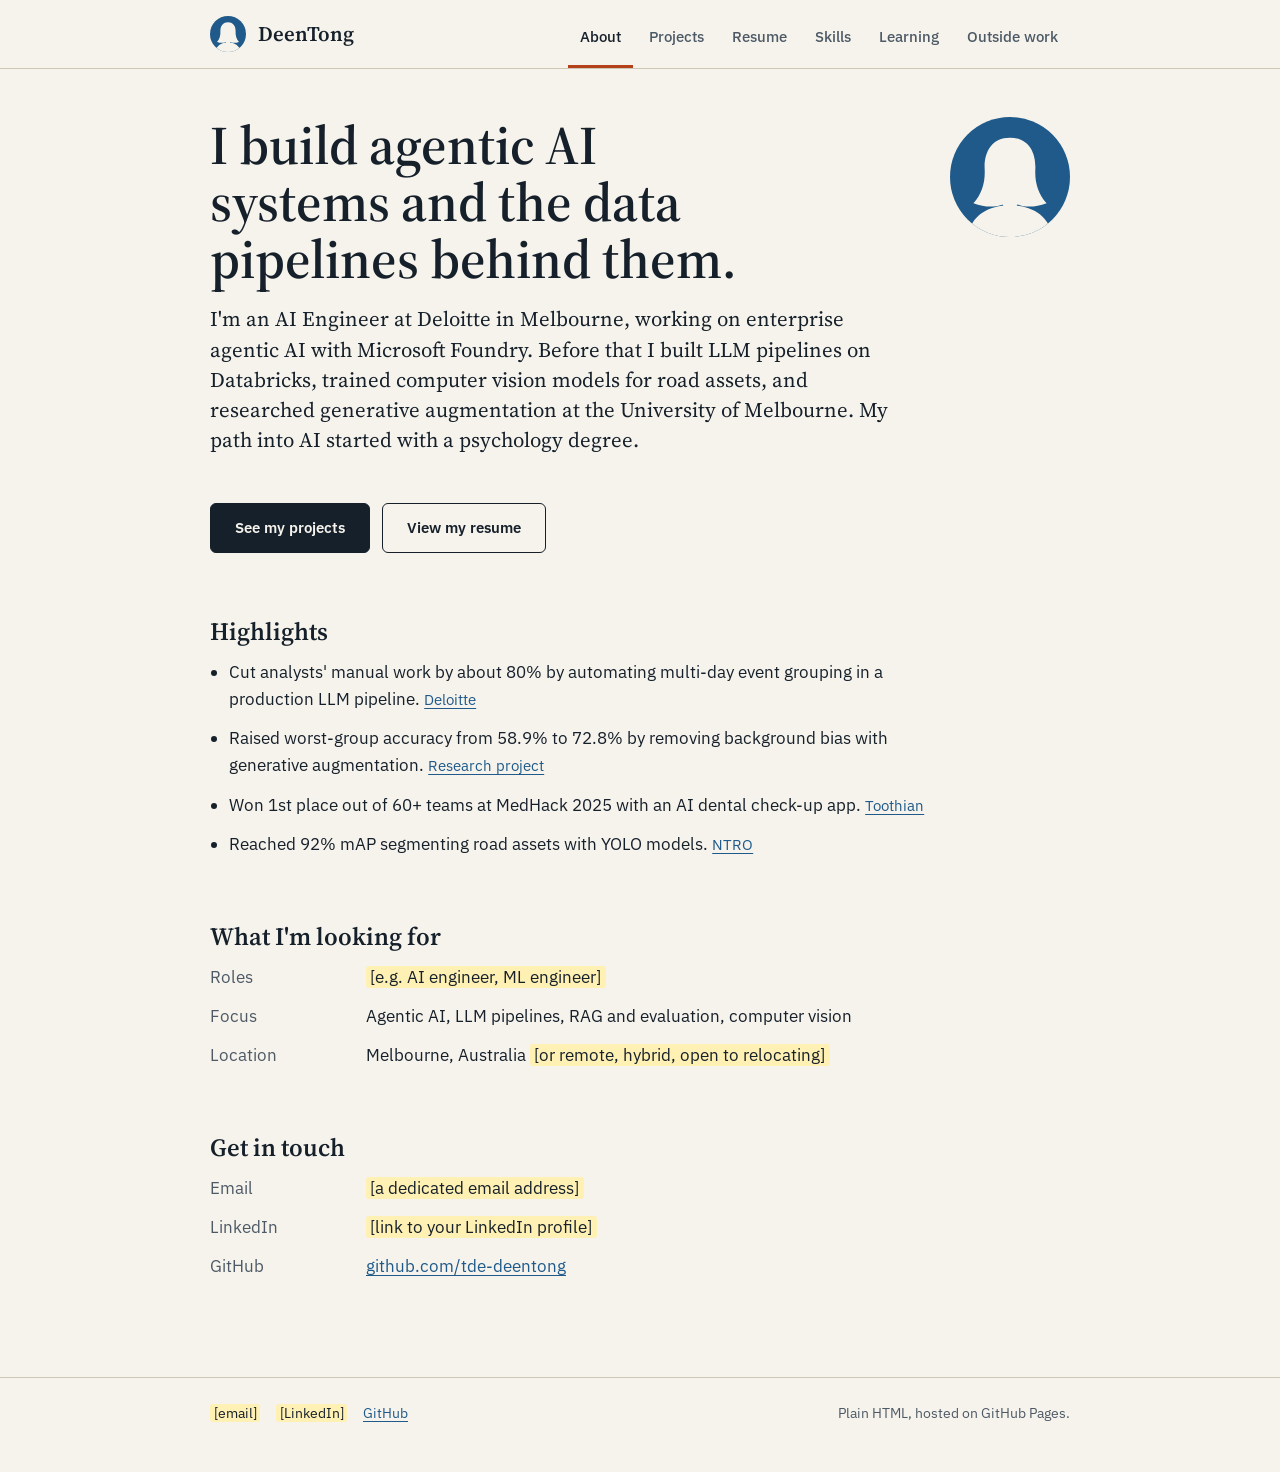
<file: index.html>
<!doctype html>
<html lang="en">
<head>
  <meta charset="utf-8">
  <meta name="viewport" content="width=device-width, initial-scale=1">
  <title>About | DeenTong</title>
  <meta name="description" content="DeenTong, AI Engineer in Melbourne: agentic AI systems, LLM pipelines and computer vision.">
  <link rel="icon" type="image/svg+xml" href="logo.svg">
  <link rel="preconnect" href="https://fonts.googleapis.com">
  <link rel="preconnect" href="https://fonts.gstatic.com" crossorigin>
  <link rel="stylesheet" href="https://fonts.googleapis.com/css2?family=Source+Serif+4:wght@400..700&family=IBM+Plex+Sans:wght@400;500;600&display=swap">
  <link rel="stylesheet" href="styles.css">
</head>
<body>
<a class="skip" href="#content">Skip to content</a>
<header class="site-header">
  <div class="inner">
    <a class="brand" href="index.html"><img src="logo.svg" alt="" width="36" height="36"><span>DeenTong</span></a>
    <nav class="tabs" aria-label="Main">
      <ul>
        <li><a href="index.html" aria-current="page">About</a></li>
        <li><a href="projects.html">Projects</a></li>
        <li><a href="resume.html">Resume</a></li>
        <li><a href="skills.html">Skills</a></li>
        <li><a href="learning.html">Learning</a></li>
        <li><a href="outside-work.html">Outside work</a></li>
      </ul>
    </nav>
  </div>
</header>
<main id="content">
<div class="page">
<section class="hero">
  <div>
    <h1>I build agentic AI systems and the data pipelines behind them.</h1>
    <p class="lede">I'm an AI Engineer at Deloitte in Melbourne, working on enterprise agentic AI with Microsoft Foundry. Before that I built LLM pipelines on Databricks, trained computer vision models for road assets, and researched generative augmentation at the University of Melbourne. My path into AI started with a psychology degree.</p>
  </div>
  <img class="logo" src="logo.svg" alt="DeenTong logo" width="120" height="120">
</section>

<div class="actions">
  <a class="btn primary" href="projects.html">See my projects</a>
  <a class="btn" href="resume.html">View my resume</a>
</div>

<h2>Highlights</h2>
<ul class="highlights">
  <li>Cut analysts' manual work by about 80% by automating multi-day event grouping in a production LLM pipeline. <a href="resume.html#deloitte">Deloitte</a></li>
  <li>Raised worst-group accuracy from 58.9% to 72.8% by removing background bias with generative augmentation. <a href="projects.html#research">Research project</a></li>
  <li>Won 1st place out of 60+ teams at MedHack 2025 with an AI dental check-up app. <a href="projects.html#toothian">Toothian</a></li>
  <li>Reached 92% mAP segmenting road assets with YOLO models. <a href="resume.html#ntro">NTRO</a></li>
</ul>

<h2>What I'm looking for</h2>
<ul class="facts">
  <li><span class="k">Roles</span><span><span class="todo">[e.g. AI engineer, ML engineer]</span></span></li>
  <li><span class="k">Focus</span><span>Agentic AI, LLM pipelines, RAG and evaluation, computer vision</span></li>
  <li><span class="k">Location</span><span>Melbourne, Australia <span class="todo">[or remote, hybrid, open to relocating]</span></span></li>
</ul>

<h2>Get in touch</h2>
<ul class="facts">
  <li><span class="k">Email</span><span><span class="todo">[a dedicated email address]</span></span></li>
  <li><span class="k">LinkedIn</span><span><span class="todo">[link to your LinkedIn profile]</span></span></li>
  <li><span class="k">GitHub</span><a href="https://github.com/tde-deentong">github.com/tde-deentong</a></li>
</ul>
</div>
</main>
<footer class="site-footer">
  <div class="inner">
    <ul>
      <li><span class="todo">[email]</span></li>
      <li><span class="todo">[LinkedIn]</span></li>
      <li><a href="https://github.com/tde-deentong">GitHub</a></li>
    </ul>
    <span>Plain HTML, hosted on GitHub Pages.</span>
  </div>
</footer>
</body>
</html>
</file>
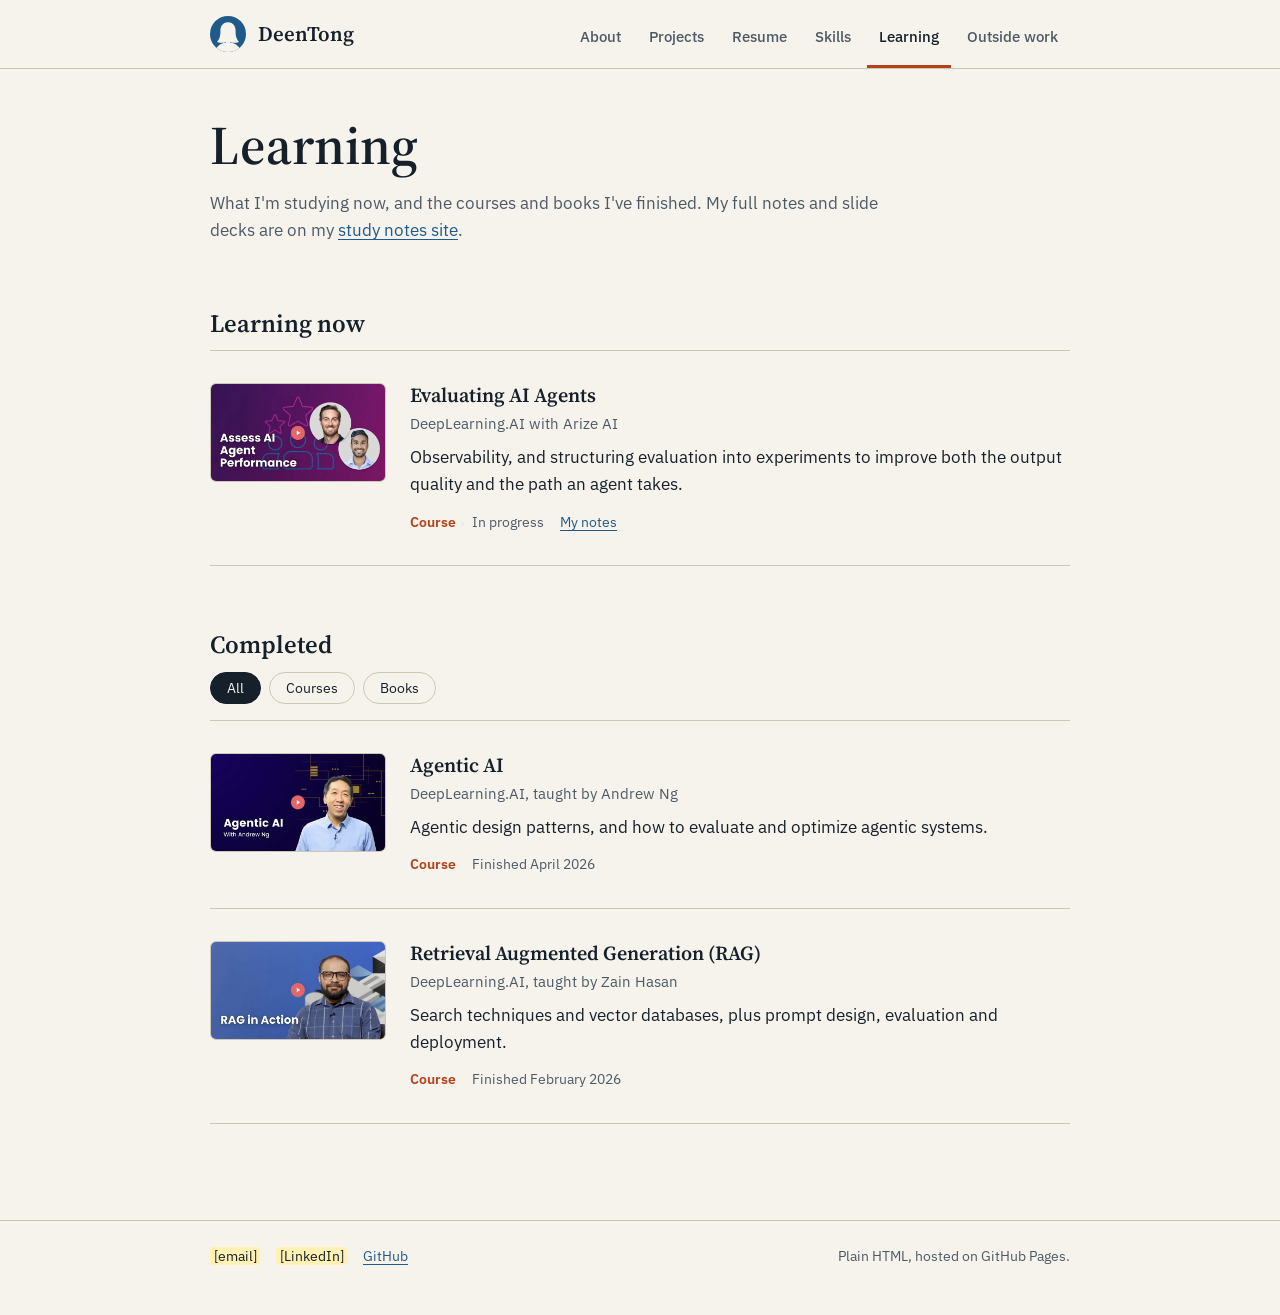
<file: learning.html>
<!doctype html>
<html lang="en">
<head>
  <meta charset="utf-8">
  <meta name="viewport" content="width=device-width, initial-scale=1">
  <title>Learning | DeenTong</title>
  <meta name="description" content="Courses and books DeenTong is studying and has finished.">
  <link rel="icon" type="image/svg+xml" href="logo.svg">
  <link rel="preconnect" href="https://fonts.googleapis.com">
  <link rel="preconnect" href="https://fonts.gstatic.com" crossorigin>
  <link rel="stylesheet" href="https://fonts.googleapis.com/css2?family=Source+Serif+4:wght@400..700&family=IBM+Plex+Sans:wght@400;500;600&display=swap">
  <link rel="stylesheet" href="styles.css">
</head>
<body>
<a class="skip" href="#content">Skip to content</a>
<header class="site-header">
  <div class="inner">
    <a class="brand" href="index.html"><img src="logo.svg" alt="" width="36" height="36"><span>DeenTong</span></a>
    <nav class="tabs" aria-label="Main">
      <ul>
        <li><a href="index.html">About</a></li>
        <li><a href="projects.html">Projects</a></li>
        <li><a href="resume.html">Resume</a></li>
        <li><a href="skills.html">Skills</a></li>
        <li><a href="learning.html" aria-current="page">Learning</a></li>
        <li><a href="outside-work.html">Outside work</a></li>
      </ul>
    </nav>
  </div>
</header>
<main id="content">
<div class="page">
<h1>Learning</h1>
<p class="intro">What I'm studying now, and the courses and books I've finished. My full notes and slide decks are on my <a href="https://tde-deentong.github.io/study-notes/">study notes site</a>.</p>

<!-- To add an entry: copy a <li class="row"> block. Save the course image or book cover as a 640px-wide WebP in images/.
     data-kind is "course" or "book". When something is finished, move it to the top of Completed. -->

<h2 id="now">Learning now</h2>
<ul class="rows" aria-labelledby="now">
  <li class="row" data-kind="course">
    <a class="tile" href="https://www.deeplearning.ai/courses/evaluating-ai-agents" aria-label="Evaluating AI Agents course page"><img src="images/evaluating-ai-agents.webp" alt="" width="640" height="360" loading="lazy"></a>
    <div>
      <h3><a href="https://www.deeplearning.ai/courses/evaluating-ai-agents">Evaluating AI Agents</a></h3>
      <p class="by">DeepLearning.AI with Arize AI</p>
      <p class="take">Observability, and structuring evaluation into experiments to improve both the output quality and the path an agent takes.</p>
      <p class="meta"><span class="kind">Course</span><span>In progress</span><a href="https://tde-deentong.github.io/study-notes/evaluating-ai-agents/">My notes</a></p>
    </div>
  </li>
</ul>

<h2 id="done">Completed</h2>
<div class="filters" role="group" aria-label="Filter completed learning">
  <button type="button" data-f="all" aria-pressed="true">All</button>
  <button type="button" data-f="course" aria-pressed="false">Courses</button>
  <button type="button" data-f="book" aria-pressed="false">Books</button>
</div>
<ul class="rows" id="completed" aria-labelledby="done">
  <li class="row" data-kind="course">
    <a class="tile" href="https://www.deeplearning.ai/courses/agentic-ai" aria-label="Agentic AI course page"><img src="images/agentic-ai.webp" alt="" width="640" height="360" loading="lazy"></a>
    <div>
      <h3><a href="https://www.deeplearning.ai/courses/agentic-ai">Agentic AI</a></h3>
      <p class="by">DeepLearning.AI, taught by Andrew Ng</p>
      <p class="take">Agentic design patterns, and how to evaluate and optimize agentic systems.</p>
      <p class="meta"><span class="kind">Course</span><span>Finished April 2026</span></p>
    </div>
  </li>
  <li class="row" data-kind="course">
    <a class="tile" href="https://www.deeplearning.ai/courses/retrieval-augmented-generation" aria-label="Retrieval Augmented Generation (RAG) course page"><img src="images/rag.webp" alt="" width="640" height="360" loading="lazy"></a>
    <div>
      <h3><a href="https://www.deeplearning.ai/courses/retrieval-augmented-generation">Retrieval Augmented Generation (RAG)</a></h3>
      <p class="by">DeepLearning.AI, taught by Zain Hasan</p>
      <p class="take">Search techniques and vector databases, plus prompt design, evaluation and deployment.</p>
      <p class="meta"><span class="kind">Course</span><span>Finished February 2026</span></p>
    </div>
  </li>
</ul>
<p class="intro" id="empty" hidden>No books yet. They'll appear here as I finish them.</p>
</div>
</main>
<footer class="site-footer">
  <div class="inner">
    <ul>
      <li><span class="todo">[email]</span></li>
      <li><span class="todo">[LinkedIn]</span></li>
      <li><a href="https://github.com/tde-deentong">GitHub</a></li>
    </ul>
    <span>Plain HTML, hosted on GitHub Pages.</span>
  </div>
</footer>
<script>
(function () {
  var btns = document.querySelectorAll('.filters button');
  var rows = document.querySelectorAll('#completed .row');
  var empty = document.getElementById('empty');
  btns.forEach(function (b) {
    b.addEventListener('click', function () {
      btns.forEach(function (x) { x.setAttribute('aria-pressed', x === b); });
      var shown = 0;
      rows.forEach(function (r) { var on = b.dataset.f === 'all' || r.dataset.kind === b.dataset.f; r.hidden = !on; if (on) shown++; });
      empty.hidden = shown > 0;
    });
  });
})();
</script>
</body>
</html>
</file>
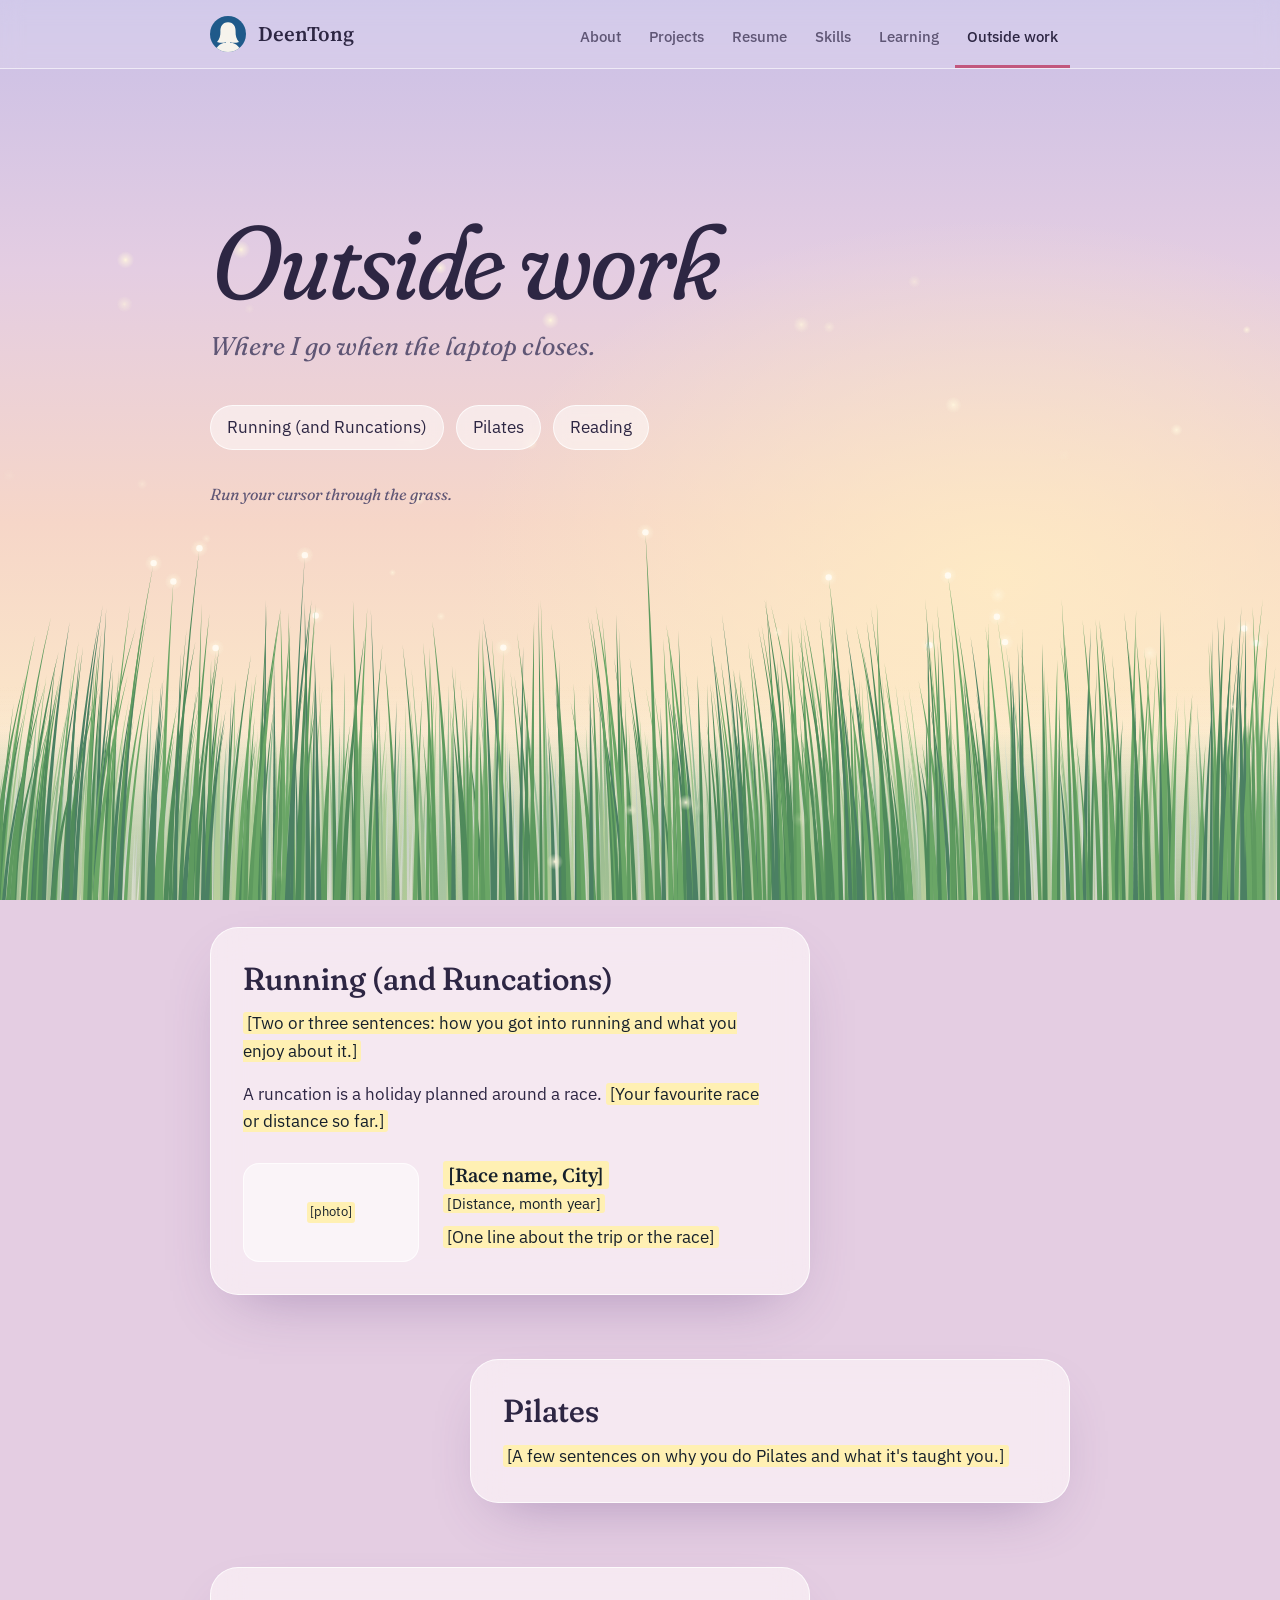
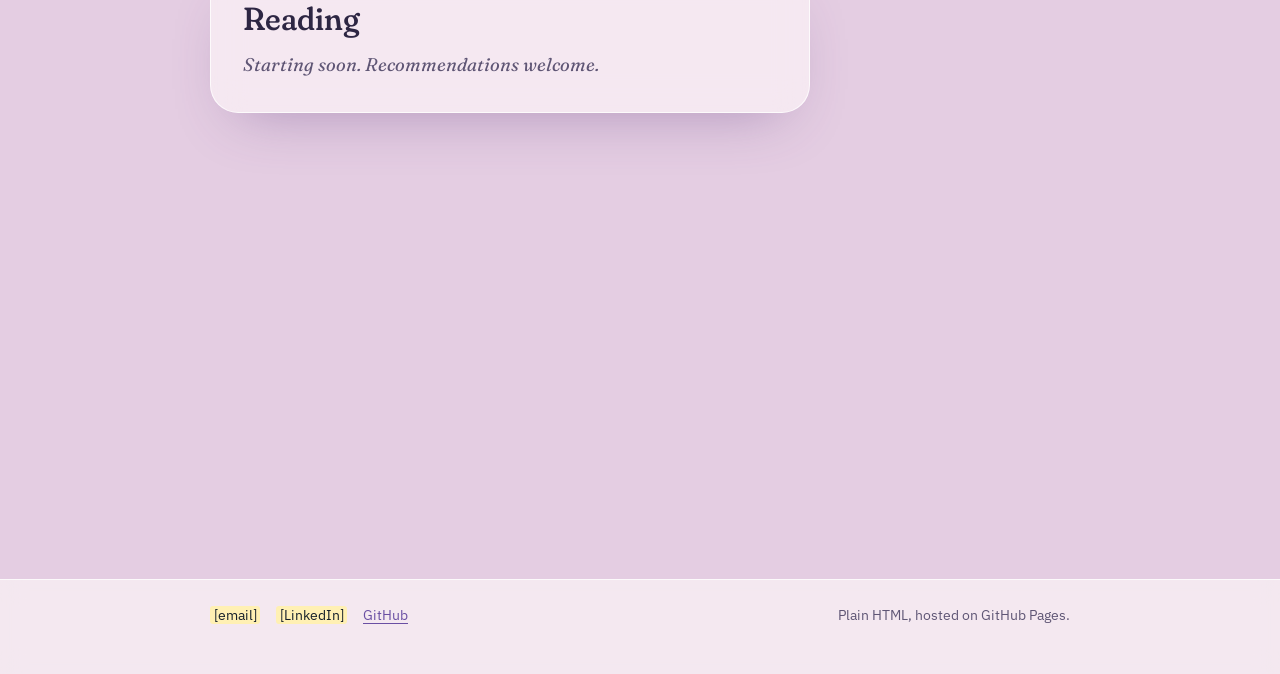
<file: outside-work.html>
<!doctype html>
<html lang="en">
<head>
  <meta charset="utf-8">
  <meta name="viewport" content="width=device-width, initial-scale=1">
  <title>Outside work | DeenTong</title>
  <meta name="description" content="Running, runcations, Pilates and reading, in a meadow you can run your cursor through.">
  <link rel="icon" type="image/svg+xml" href="logo.svg">
  <link rel="preconnect" href="https://fonts.googleapis.com">
  <link rel="preconnect" href="https://fonts.gstatic.com" crossorigin>
  <link rel="stylesheet" href="https://fonts.googleapis.com/css2?family=Source+Serif+4:wght@400..700&family=IBM+Plex+Sans:wght@400;500;600&display=swap">
  <link rel="stylesheet" href="https://fonts.googleapis.com/css2?family=Fraunces:ital,opsz,wght,SOFT@0,9..144,300..600,100;1,9..144,300..600,100&display=swap">
  <link rel="stylesheet" href="styles.css">
  <link rel="stylesheet" href="meadow.css">
</head>
<body class="meadow">
<canvas id="meadow" aria-hidden="true"></canvas>
<a class="skip" href="#content">Skip to content</a>
<header class="site-header">
  <div class="inner">
    <a class="brand" href="index.html"><img src="logo.svg" alt="" width="36" height="36"><span>DeenTong</span></a>
    <nav class="tabs" aria-label="Main">
      <ul>
        <li><a href="index.html">About</a></li>
        <li><a href="projects.html">Projects</a></li>
        <li><a href="resume.html">Resume</a></li>
        <li><a href="skills.html">Skills</a></li>
        <li><a href="learning.html">Learning</a></li>
        <li><a href="outside-work.html" aria-current="page">Outside work</a></li>
      </ul>
    </nav>
  </div>
</header>
<main id="content">
<div class="page">
<div class="meadow-hero">
  <h1>Outside work</h1>
  <p class="lede">Where I go when the laptop closes.</p>
  <ul class="jump">
    <li><a href="#running">Running (and Runcations)</a></li>
    <li><a href="#pilates">Pilates</a></li>
    <li><a href="#reading">Reading</a></li>
  </ul>
  <p class="hint" aria-hidden="true"><span class="mouse">Run your cursor through the grass.</span><span class="touch">Drag your finger through the grass.</span></p>
</div>

<section class="life" id="running" aria-labelledby="running-h">
  <h2 id="running-h">Running (and Runcations)</h2>
  <p><span class="todo">[Two or three sentences: how you got into running and what you enjoy about it.]</span></p>
  <p>A runcation is a holiday planned around a race. <span class="todo">[Your favourite race or distance so far.]</span></p>
  <ul class="rows">
    <li class="row">
      <div class="tile blank"><span class="todo">[photo]</span></div>
      <div>
        <h3><span class="todo">[Race name, City]</span></h3>
        <p class="by"><span class="todo">[Distance, month year]</span></p>
        <p class="take"><span class="todo">[One line about the trip or the race]</span></p>
      </div>
    </li>
  </ul>
</section>

<section class="life" id="pilates" aria-labelledby="pilates-h">
  <h2 id="pilates-h">Pilates</h2>
  <p><span class="todo">[A few sentences on why you do Pilates and what it's taught you.]</span></p>
</section>

<section class="life" id="reading" aria-labelledby="reading-h">
  <h2 id="reading-h">Reading</h2>
  <p class="soon">Starting soon. Recommendations welcome.</p>
</section>

<div class="meadow-end" aria-hidden="true"></div>
</div>
</main>
<footer class="site-footer">
  <div class="inner">
    <ul>
      <li><span class="todo">[email]</span></li>
      <li><span class="todo">[LinkedIn]</span></li>
      <li><a href="https://github.com/tde-deentong">GitHub</a></li>
    </ul>
    <span>Plain HTML, hosted on GitHub Pages.</span>
  </div>
</footer>
<script src="meadow.js" defer></script>
</body>
</html>
</file>
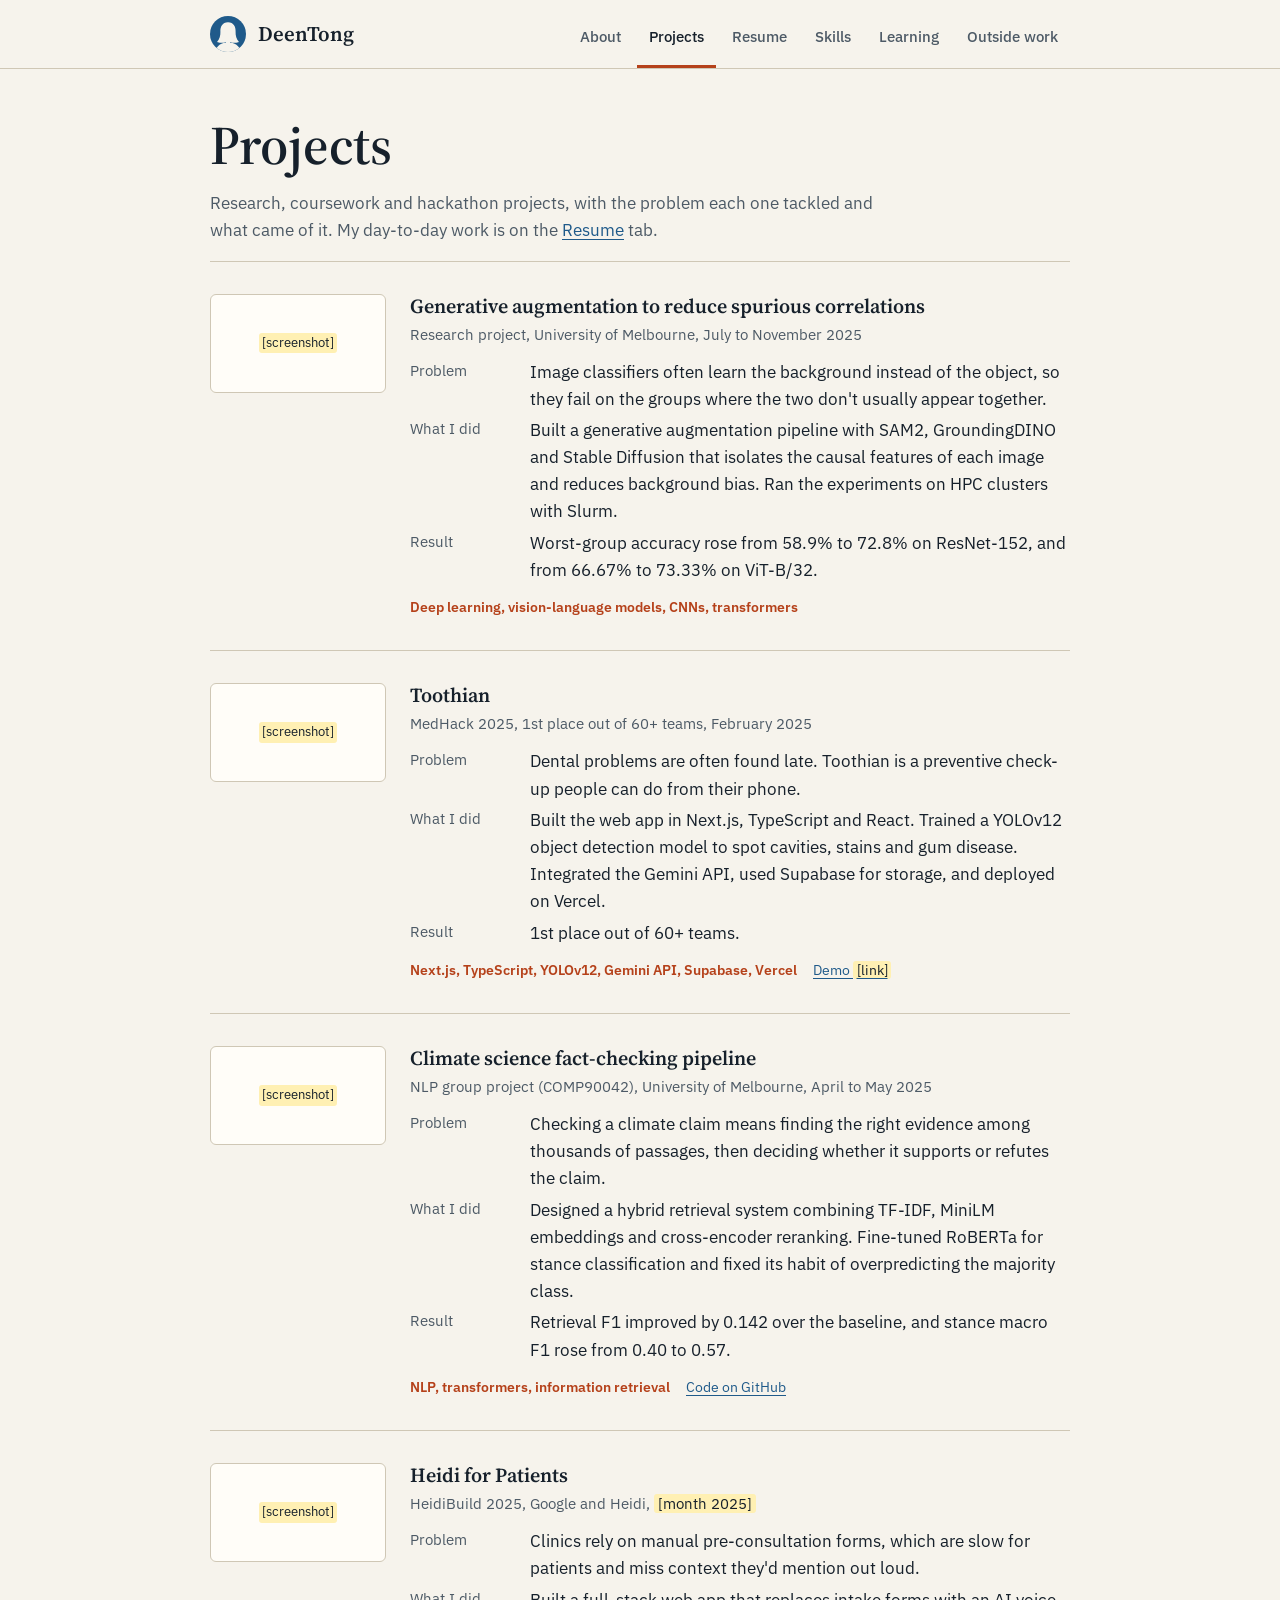
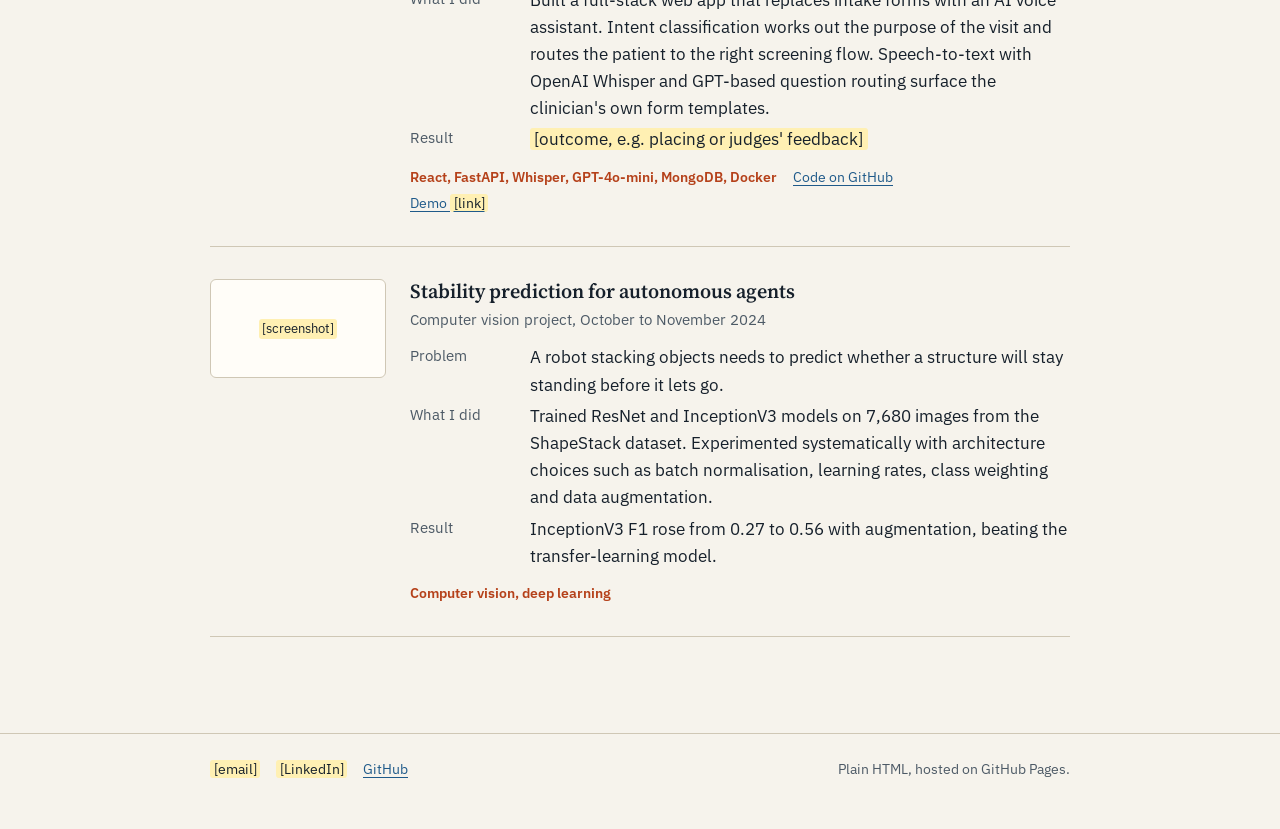
<file: projects.html>
<!doctype html>
<html lang="en">
<head>
  <meta charset="utf-8">
  <meta name="viewport" content="width=device-width, initial-scale=1">
  <title>Projects | DeenTong</title>
  <meta name="description" content="Research, coursework and hackathon projects by DeenTong, with the problem and result for each.">
  <link rel="icon" type="image/svg+xml" href="logo.svg">
  <link rel="preconnect" href="https://fonts.googleapis.com">
  <link rel="preconnect" href="https://fonts.gstatic.com" crossorigin>
  <link rel="stylesheet" href="https://fonts.googleapis.com/css2?family=Source+Serif+4:wght@400..700&family=IBM+Plex+Sans:wght@400;500;600&display=swap">
  <link rel="stylesheet" href="styles.css">
</head>
<body>
<a class="skip" href="#content">Skip to content</a>
<header class="site-header">
  <div class="inner">
    <a class="brand" href="index.html"><img src="logo.svg" alt="" width="36" height="36"><span>DeenTong</span></a>
    <nav class="tabs" aria-label="Main">
      <ul>
        <li><a href="index.html">About</a></li>
        <li><a href="projects.html" aria-current="page">Projects</a></li>
        <li><a href="resume.html">Resume</a></li>
        <li><a href="skills.html">Skills</a></li>
        <li><a href="learning.html">Learning</a></li>
        <li><a href="outside-work.html">Outside work</a></li>
      </ul>
    </nav>
  </div>
</header>
<main id="content">
<div class="page">
<h1>Projects</h1>
<p class="intro">Research, coursework and hackathon projects, with the problem each one tackled and what came of it. My day-to-day work is on the <a href="resume.html">Resume</a> tab.</p>

<!-- To add a project: copy a <li class="row"> block. Put a 640px-wide screenshot in images/ and swap the blank tile for
     <a class="tile" href="..."><img src="images/NAME.webp" alt="" width="640" height="360" loading="lazy"></a> -->
<ul class="rows projects">
  <li class="row" id="research">
    <div class="tile blank"><span class="todo">[screenshot]</span></div>
    <div>
      <h3>Generative augmentation to reduce spurious correlations</h3>
      <p class="by">Research project, University of Melbourne, July to November 2025</p>
      <dl class="detail">
        <dt>Problem</dt><dd>Image classifiers often learn the background instead of the object, so they fail on the groups where the two don't usually appear together.</dd>
        <dt>What I did</dt><dd>Built a generative augmentation pipeline with SAM2, GroundingDINO and Stable Diffusion that isolates the causal features of each image and reduces background bias. Ran the experiments on HPC clusters with Slurm.</dd>
        <dt>Result</dt><dd>Worst-group accuracy rose from 58.9% to 72.8% on ResNet-152, and from 66.67% to 73.33% on ViT-B/32.</dd>
      </dl>
      <p class="meta"><span class="kind">Deep learning, vision-language models, CNNs, transformers</span></p>
    </div>
  </li>
  <li class="row" id="toothian">
    <a class="tile blank" href="#toothian" aria-label="Toothian"><span class="todo">[screenshot]</span></a>
    <div>
      <h3><a href="#toothian">Toothian</a></h3>
      <p class="by">MedHack 2025, 1st place out of 60+ teams, February 2025</p>
      <dl class="detail">
        <dt>Problem</dt><dd>Dental problems are often found late. Toothian is a preventive check-up people can do from their phone.</dd>
        <dt>What I did</dt><dd>Built the web app in Next.js, TypeScript and React. Trained a YOLOv12 object detection model to spot cavities, stains and gum disease. Integrated the Gemini API, used Supabase for storage, and deployed on Vercel.</dd>
        <dt>Result</dt><dd>1st place out of 60+ teams.</dd>
      </dl>
      <p class="meta"><span class="kind">Next.js, TypeScript, YOLOv12, Gemini API, Supabase, Vercel</span><a href="#toothian">Demo <span class="todo">[link]</span></a></p>
    </div>
  </li>
  <li class="row" id="fact-check">
    <a class="tile blank" href="https://github.com/tde-deentong/NLP_FinalProject" aria-label="Climate science fact-checking pipeline"><span class="todo">[screenshot]</span></a>
    <div>
      <h3><a href="https://github.com/tde-deentong/NLP_FinalProject">Climate science fact-checking pipeline</a></h3>
      <p class="by">NLP group project (COMP90042), University of Melbourne, April to May 2025</p>
      <dl class="detail">
        <dt>Problem</dt><dd>Checking a climate claim means finding the right evidence among thousands of passages, then deciding whether it supports or refutes the claim.</dd>
        <dt>What I did</dt><dd>Designed a hybrid retrieval system combining TF-IDF, MiniLM embeddings and cross-encoder reranking. Fine-tuned RoBERTa for stance classification and fixed its habit of overpredicting the majority class.</dd>
        <dt>Result</dt><dd>Retrieval F1 improved by 0.142 over the baseline, and stance macro F1 rose from 0.40 to 0.57.</dd>
      </dl>
      <p class="meta"><span class="kind">NLP, transformers, information retrieval</span><a href="https://github.com/tde-deentong/NLP_FinalProject">Code on GitHub</a></p>
    </div>
  </li>
  <li class="row" id="heidi">
    <a class="tile blank" href="https://github.com/tde-deentong/Heidi25Hack" aria-label="Heidi for Patients"><span class="todo">[screenshot]</span></a>
    <div>
      <h3><a href="https://github.com/tde-deentong/Heidi25Hack">Heidi for Patients</a></h3>
      <p class="by">HeidiBuild 2025, Google and Heidi, <span class="todo">[month 2025]</span></p>
      <dl class="detail">
        <dt>Problem</dt><dd>Clinics rely on manual pre-consultation forms, which are slow for patients and miss context they'd mention out loud.</dd>
        <dt>What I did</dt><dd>Built a full-stack web app that replaces intake forms with an AI voice assistant. Intent classification works out the purpose of the visit and routes the patient to the right screening flow. Speech-to-text with OpenAI Whisper and GPT-based question routing surface the clinician's own form templates.</dd>
        <dt>Result</dt><dd><span class="todo">[outcome, e.g. placing or judges' feedback]</span></dd>
      </dl>
      <p class="meta"><span class="kind">React, FastAPI, Whisper, GPT-4o-mini, MongoDB, Docker</span><a href="https://github.com/tde-deentong/Heidi25Hack">Code on GitHub</a><a href="#heidi">Demo <span class="todo">[link]</span></a></p>
    </div>
  </li>
  <li class="row" id="shapestack">
    <div class="tile blank"><span class="todo">[screenshot]</span></div>
    <div>
      <h3>Stability prediction for autonomous agents</h3>
      <p class="by">Computer vision project, October to November 2024</p>
      <dl class="detail">
        <dt>Problem</dt><dd>A robot stacking objects needs to predict whether a structure will stay standing before it lets go.</dd>
        <dt>What I did</dt><dd>Trained ResNet and InceptionV3 models on 7,680 images from the ShapeStack dataset. Experimented systematically with architecture choices such as batch normalisation, learning rates, class weighting and data augmentation.</dd>
        <dt>Result</dt><dd>InceptionV3 F1 rose from 0.27 to 0.56 with augmentation, beating the transfer-learning model.</dd>
      </dl>
      <p class="meta"><span class="kind">Computer vision, deep learning</span></p>
    </div>
  </li>
</ul>
</div>
</main>
<footer class="site-footer">
  <div class="inner">
    <ul>
      <li><span class="todo">[email]</span></li>
      <li><span class="todo">[LinkedIn]</span></li>
      <li><a href="https://github.com/tde-deentong">GitHub</a></li>
    </ul>
    <span>Plain HTML, hosted on GitHub Pages.</span>
  </div>
</footer>
</body>
</html>
</file>
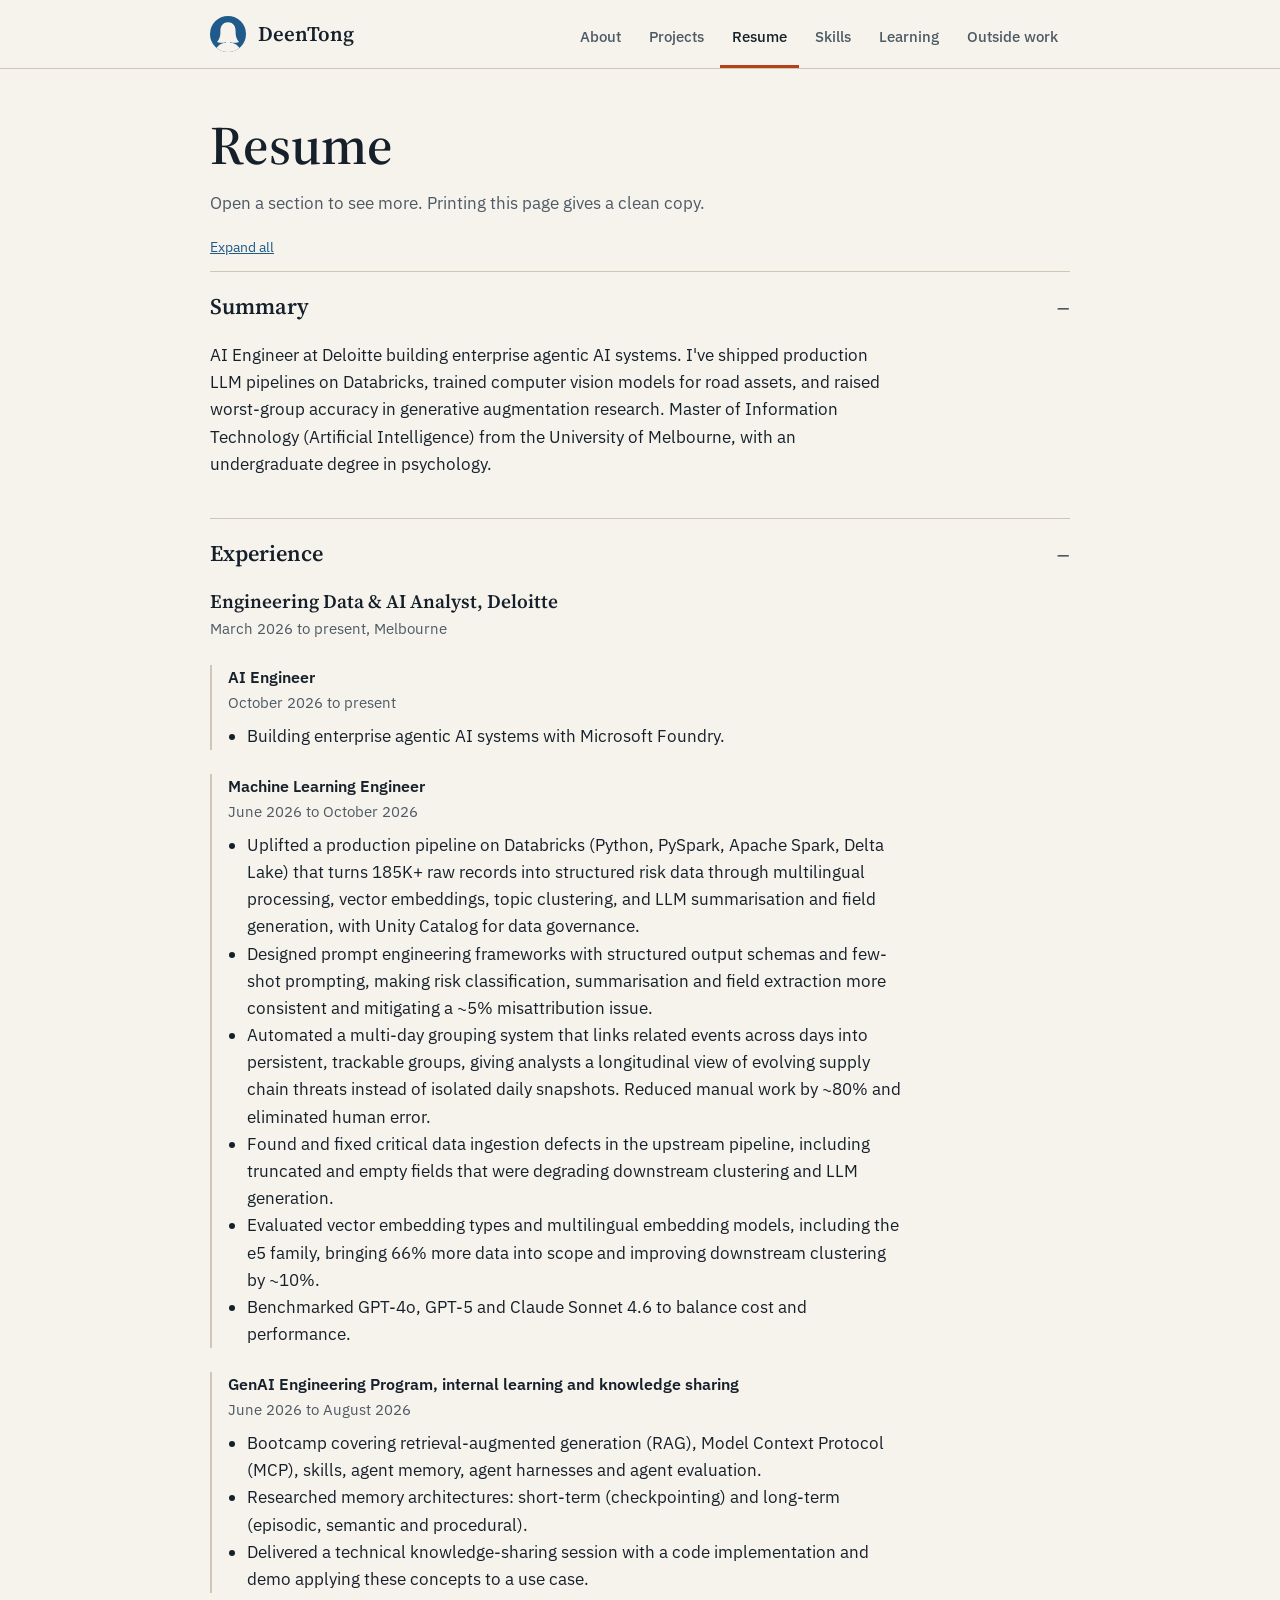
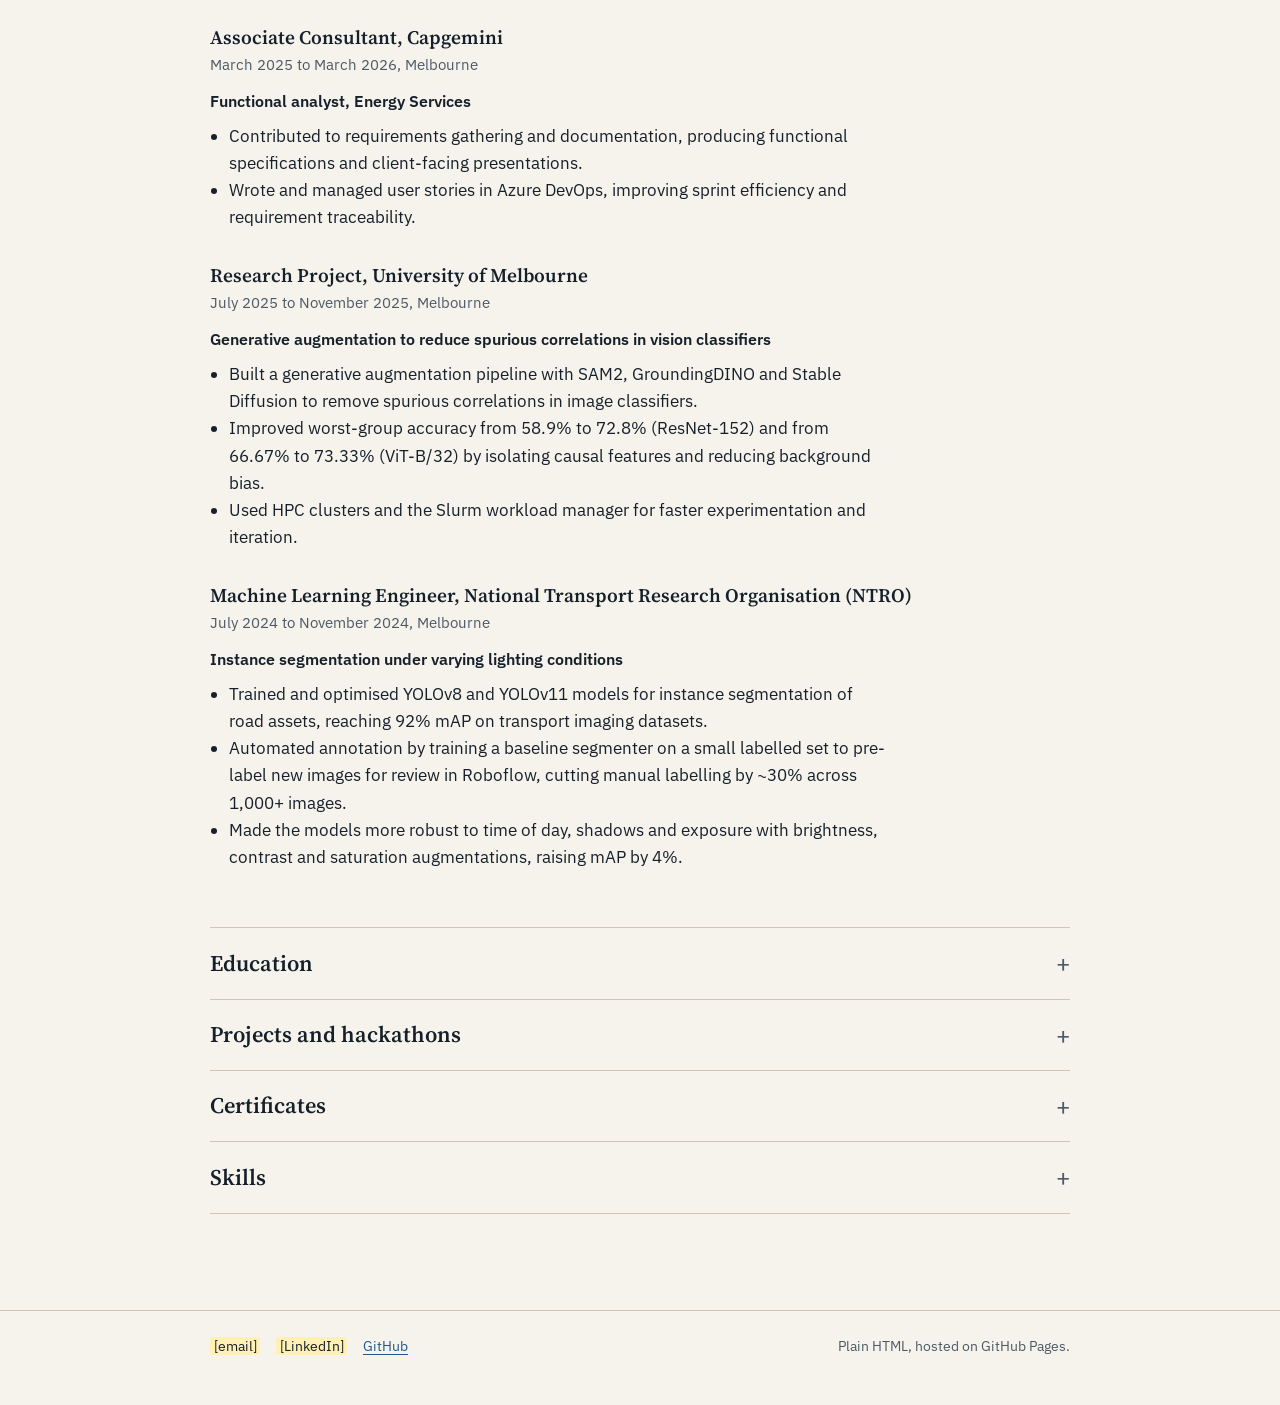
<file: resume.html>
<!doctype html>
<html lang="en">
<head>
  <meta charset="utf-8">
  <meta name="viewport" content="width=device-width, initial-scale=1">
  <title>Resume | DeenTong</title>
  <meta name="description" content="DeenTong's resume: Deloitte, Capgemini, NTRO, University of Melbourne research, education and certificates.">
  <link rel="icon" type="image/svg+xml" href="logo.svg">
  <link rel="preconnect" href="https://fonts.googleapis.com">
  <link rel="preconnect" href="https://fonts.gstatic.com" crossorigin>
  <link rel="stylesheet" href="https://fonts.googleapis.com/css2?family=Source+Serif+4:wght@400..700&family=IBM+Plex+Sans:wght@400;500;600&display=swap">
  <link rel="stylesheet" href="styles.css">
</head>
<body>
<a class="skip" href="#content">Skip to content</a>
<header class="site-header">
  <div class="inner">
    <a class="brand" href="index.html"><img src="logo.svg" alt="" width="36" height="36"><span>DeenTong</span></a>
    <nav class="tabs" aria-label="Main">
      <ul>
        <li><a href="index.html">About</a></li>
        <li><a href="projects.html">Projects</a></li>
        <li><a href="resume.html" aria-current="page">Resume</a></li>
        <li><a href="skills.html">Skills</a></li>
        <li><a href="learning.html">Learning</a></li>
        <li><a href="outside-work.html">Outside work</a></li>
      </ul>
    </nav>
  </div>
</header>
<main id="content">
<div class="page">
<h1>Resume</h1>
<p class="intro resume-hint">Open a section to see more. Printing this page gives a clean copy.</p>
<button class="toggle-all" type="button" aria-controls="resume" data-open="false">Expand all</button>

<div class="resume" id="resume">
<details open>
  <summary>Summary</summary>
  <div class="body">
    <p>AI Engineer at Deloitte building enterprise agentic AI systems. I've shipped production LLM pipelines on Databricks, trained computer vision models for road assets, and raised worst-group accuracy in generative augmentation research. Master of Information Technology (Artificial Intelligence) from the University of Melbourne, with an undergraduate degree in psychology.</p>
  </div>
</details>

<details open>
  <summary>Experience</summary>
  <div class="body">
    <div class="entry" id="deloitte">
      <h3>Engineering Data &amp; AI Analyst, Deloitte</h3>
      <p class="when">March 2026 to present, Melbourne</p>

      <div class="sub">
        <h4>AI Engineer</h4>
        <p class="when">October 2026 to present</p>
        <ul>
        <li>Building enterprise agentic AI systems with Microsoft Foundry.</li>
      </ul>
      </div>

      <div class="sub">
        <h4>Machine Learning Engineer</h4>
        <p class="when">June 2026 to October 2026</p>
        <ul>
        <li>Uplifted a production pipeline on Databricks (Python, PySpark, Apache Spark, Delta Lake) that turns 185K+ raw records into structured risk data through multilingual processing, vector embeddings, topic clustering, and LLM summarisation and field generation, with Unity Catalog for data governance.</li>
        <li>Designed prompt engineering frameworks with structured output schemas and few-shot prompting, making risk classification, summarisation and field extraction more consistent and mitigating a ~5% misattribution issue.</li>
        <li>Automated a multi-day grouping system that links related events across days into persistent, trackable groups, giving analysts a longitudinal view of evolving supply chain threats instead of isolated daily snapshots. Reduced manual work by ~80% and eliminated human error.</li>
        <li>Found and fixed critical data ingestion defects in the upstream pipeline, including truncated and empty fields that were degrading downstream clustering and LLM generation.</li>
        <li>Evaluated vector embedding types and multilingual embedding models, including the e5 family, bringing 66% more data into scope and improving downstream clustering by ~10%.</li>
        <li>Benchmarked GPT-4o, GPT-5 and Claude Sonnet 4.6 to balance cost and performance.</li>
      </ul>
      </div>

      <div class="sub">
        <h4>GenAI Engineering Program, internal learning and knowledge sharing</h4>
        <p class="when">June 2026 to August 2026</p>
        <ul>
        <li>Bootcamp covering retrieval-augmented generation (RAG), Model Context Protocol (MCP), skills, agent memory, agent harnesses and agent evaluation.</li>
        <li>Researched memory architectures: short-term (checkpointing) and long-term (episodic, semantic and procedural).</li>
        <li>Delivered a technical knowledge-sharing session with a code implementation and demo applying these concepts to a use case.</li>
      </ul>
      </div>
    </div>

    <div class="entry" id="capgemini">
      <h3>Associate Consultant, Capgemini</h3>
      <p class="when">March 2025 to March 2026, Melbourne</p>
      <h4>Functional analyst, Energy Services</h4>
      <ul>
        <li>Contributed to requirements gathering and documentation, producing functional specifications and client-facing presentations.</li>
        <li>Wrote and managed user stories in Azure DevOps, improving sprint efficiency and requirement traceability.</li>
      </ul>
    </div>

    <div class="entry" id="research">
      <h3>Research Project, University of Melbourne</h3>
      <p class="when">July 2025 to November 2025, Melbourne</p>
      <h4>Generative augmentation to reduce spurious correlations in vision classifiers</h4>
      <ul>
        <li>Built a generative augmentation pipeline with SAM2, GroundingDINO and Stable Diffusion to remove spurious correlations in image classifiers.</li>
        <li>Improved worst-group accuracy from 58.9% to 72.8% (ResNet-152) and from 66.67% to 73.33% (ViT-B/32) by isolating causal features and reducing background bias.</li>
        <li>Used HPC clusters and the Slurm workload manager for faster experimentation and iteration.</li>
      </ul>
    </div>

    <div class="entry" id="ntro">
      <h3>Machine Learning Engineer, National Transport Research Organisation (NTRO)</h3>
      <p class="when">July 2024 to November 2024, Melbourne</p>
      <h4>Instance segmentation under varying lighting conditions</h4>
      <ul>
        <li>Trained and optimised YOLOv8 and YOLOv11 models for instance segmentation of road assets, reaching 92% mAP on transport imaging datasets.</li>
        <li>Automated annotation by training a baseline segmenter on a small labelled set to pre-label new images for review in Roboflow, cutting manual labelling by ~30% across 1,000+ images.</li>
        <li>Made the models more robust to time of day, shadows and exposure with brightness, contrast and saturation augmentations, raising mAP by 4%.</li>
      </ul>
    </div>
  </div>
</details>

<details>
  <summary>Education</summary>
  <div class="body">
    <div class="entry">
      <h3>Master of Information Technology (Artificial Intelligence), University of Melbourne</h3>
      <p class="when">July 2023 to November 2025</p>
      <ul>
        <li>Coursework: machine learning, deep learning, computer vision, natural language processing, text analytics, ethics of AI, software development.</li>
        <li>Societies: Computing and Information Systems Students Association (CISSA), Women in Tech (WIT).</li>
        <li>Hackathons: MedHack 2025 (1st place), HeidiBuild 2025, Hack Melbourne 2025, FEIT Hackathon Festival 2023 and 2025.</li>
      </ul>
    </div>
    <div class="entry">
      <h3>Bachelor of Arts (Psychology), University of Melbourne</h3>
      <p class="when">March 2018 to December 2021</p>
    </div>
  </div>
</details>

<details>
  <summary>Projects and hackathons</summary>
  <div class="body">
    <ul>
      <li><a href="projects.html#toothian">Toothian</a>: MedHack 2025, 1st place out of 60+ teams</li>
      <li><a href="projects.html#heidi">Heidi for Patients</a>: HeidiBuild 2025, Google and Heidi</li>
      <li><a href="projects.html#fact-check">Climate science fact-checking pipeline</a>: retrieval and NLI (2025)</li>
      <li><a href="projects.html#shapestack">Stability prediction for autonomous agents</a>: ShapeStack dataset (2024)</li>
    </ul>
  </div>
</details>

<details>
  <summary>Certificates</summary>
  <div class="body">
    <ul>
      <li><a href="https://www.deeplearning.ai/courses/agentic-ai">Agentic AI</a>, DeepLearning.AI (April 2026)</li>
      <li><a href="https://www.deeplearning.ai/courses/retrieval-augmented-generation">Retrieval Augmented Generation (RAG)</a>, DeepLearning.AI (February 2026)</li>
    </ul>
    <p><a href="learning.html">Everything I've studied</a></p>
  </div>
</details>

<details>
  <summary>Skills</summary>
  <div class="body">
    <p>Machine learning and computer vision, GenAI (RAG, prompt engineering, agentic AI), PyTorch, TensorFlow, Keras, scikit-learn, Python, TypeScript, SQL. <a href="skills.html">Skills, with proof for each</a></p>
  </div>
</details>
</div>
</div>
</main>
<footer class="site-footer">
  <div class="inner">
    <ul>
      <li><span class="todo">[email]</span></li>
      <li><span class="todo">[LinkedIn]</span></li>
      <li><a href="https://github.com/tde-deentong">GitHub</a></li>
    </ul>
    <span>Plain HTML, hosted on GitHub Pages.</span>
  </div>
</footer>
<script>
(function () {
  var all = document.querySelectorAll('.resume details');
  var btn = document.querySelector('.toggle-all');
  btn.addEventListener('click', function () {
    var open = btn.dataset.open !== 'true';
    all.forEach(function (d) { d.open = open; });
    btn.dataset.open = open; btn.textContent = open ? 'Collapse all' : 'Expand all';
  });
  // Print every section, then restore what was open
  var before = [];
  window.addEventListener('beforeprint', function () { before = [].map.call(all, function (d) { return d.open; }); all.forEach(function (d) { d.open = true; }); });
  window.addEventListener('afterprint', function () { all.forEach(function (d, i) { d.open = before[i]; }); });
})();
</script>
</body>
</html>
</file>
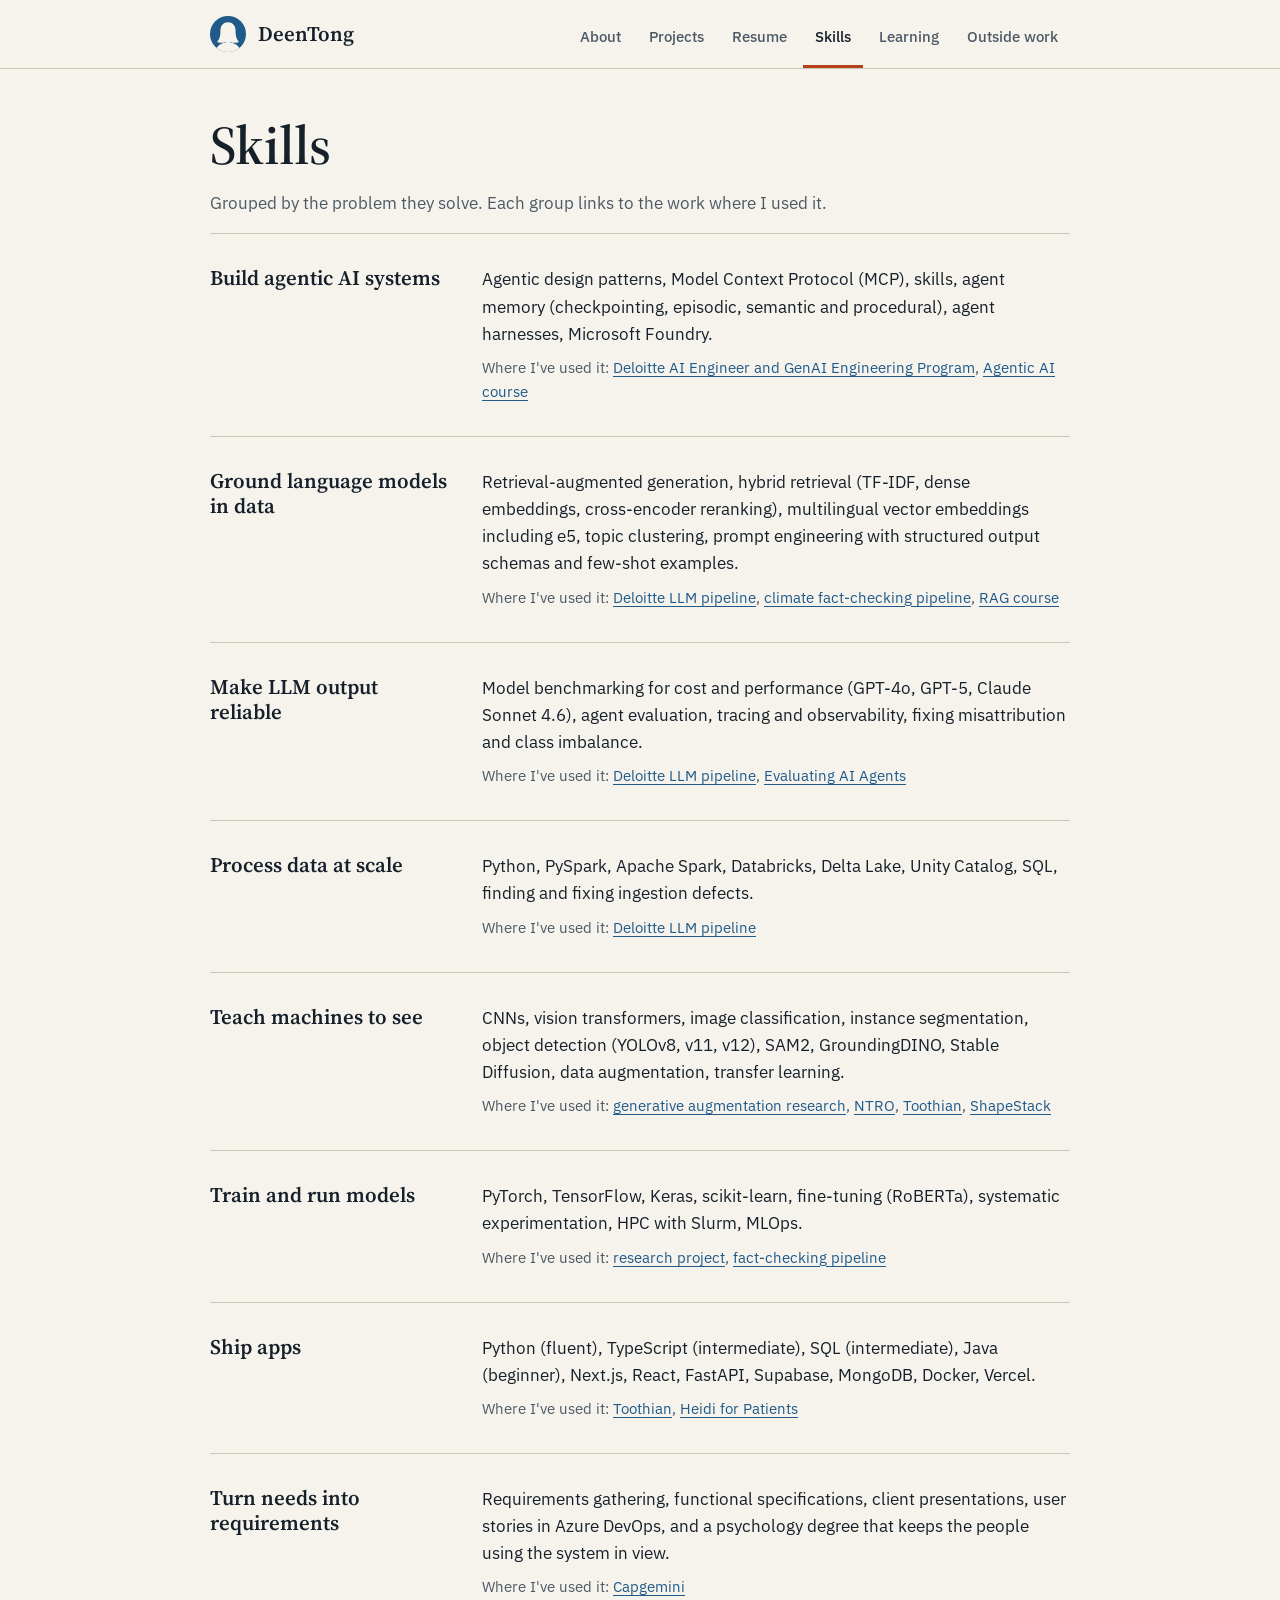
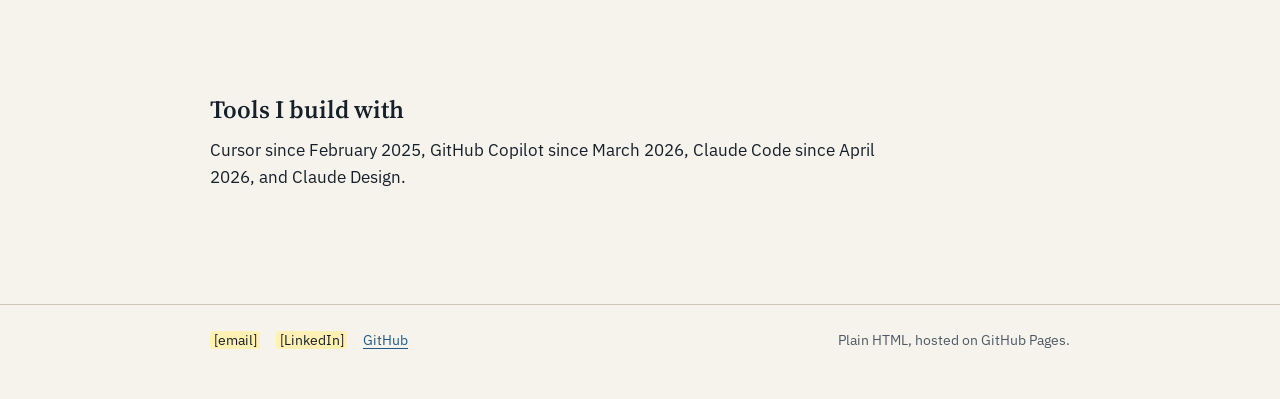
<file: skills.html>
<!doctype html>
<html lang="en">
<head>
  <meta charset="utf-8">
  <meta name="viewport" content="width=device-width, initial-scale=1">
  <title>Skills | DeenTong</title>
  <meta name="description" content="DeenTong's skills, grouped by the problem they solve, with links to where each was used.">
  <link rel="icon" type="image/svg+xml" href="logo.svg">
  <link rel="preconnect" href="https://fonts.googleapis.com">
  <link rel="preconnect" href="https://fonts.gstatic.com" crossorigin>
  <link rel="stylesheet" href="https://fonts.googleapis.com/css2?family=Source+Serif+4:wght@400..700&family=IBM+Plex+Sans:wght@400;500;600&display=swap">
  <link rel="stylesheet" href="styles.css">
</head>
<body>
<a class="skip" href="#content">Skip to content</a>
<header class="site-header">
  <div class="inner">
    <a class="brand" href="index.html"><img src="logo.svg" alt="" width="36" height="36"><span>DeenTong</span></a>
    <nav class="tabs" aria-label="Main">
      <ul>
        <li><a href="index.html">About</a></li>
        <li><a href="projects.html">Projects</a></li>
        <li><a href="resume.html">Resume</a></li>
        <li><a href="skills.html" aria-current="page">Skills</a></li>
        <li><a href="learning.html">Learning</a></li>
        <li><a href="outside-work.html">Outside work</a></li>
      </ul>
    </nav>
  </div>
</header>
<main id="content">
<div class="page">
<h1>Skills</h1>
<p class="intro">Grouped by the problem they solve. Each group links to the work where I used it.</p>

<section class="skill">
  <h2>Build agentic AI systems</h2>
  <div>
    <p class="tools">Agentic design patterns, Model Context Protocol (MCP), skills, agent memory (checkpointing, episodic, semantic and procedural), agent harnesses, Microsoft Foundry.</p>
    <p class="proof">Where I've used it: <a href="resume.html#deloitte">Deloitte AI Engineer and GenAI Engineering Program</a>, <a href="learning.html">Agentic AI course</a></p>
  </div>
</section>
<section class="skill">
  <h2>Ground language models in data</h2>
  <div>
    <p class="tools">Retrieval-augmented generation, hybrid retrieval (TF-IDF, dense embeddings, cross-encoder reranking), multilingual vector embeddings including e5, topic clustering, prompt engineering with structured output schemas and few-shot examples.</p>
    <p class="proof">Where I've used it: <a href="resume.html#deloitte">Deloitte LLM pipeline</a>, <a href="projects.html#fact-check">climate fact-checking pipeline</a>, <a href="learning.html">RAG course</a></p>
  </div>
</section>
<section class="skill">
  <h2>Make LLM output reliable</h2>
  <div>
    <p class="tools">Model benchmarking for cost and performance (GPT-4o, GPT-5, Claude Sonnet 4.6), agent evaluation, tracing and observability, fixing misattribution and class imbalance.</p>
    <p class="proof">Where I've used it: <a href="resume.html#deloitte">Deloitte LLM pipeline</a>, <a href="learning.html">Evaluating AI Agents</a></p>
  </div>
</section>
<section class="skill">
  <h2>Process data at scale</h2>
  <div>
    <p class="tools">Python, PySpark, Apache Spark, Databricks, Delta Lake, Unity Catalog, SQL, finding and fixing ingestion defects.</p>
    <p class="proof">Where I've used it: <a href="resume.html#deloitte">Deloitte LLM pipeline</a></p>
  </div>
</section>
<section class="skill">
  <h2>Teach machines to see</h2>
  <div>
    <p class="tools">CNNs, vision transformers, image classification, instance segmentation, object detection (YOLOv8, v11, v12), SAM2, GroundingDINO, Stable Diffusion, data augmentation, transfer learning.</p>
    <p class="proof">Where I've used it: <a href="projects.html#research">generative augmentation research</a>, <a href="resume.html#ntro">NTRO</a>, <a href="projects.html#toothian">Toothian</a>, <a href="projects.html#shapestack">ShapeStack</a></p>
  </div>
</section>
<section class="skill">
  <h2>Train and run models</h2>
  <div>
    <p class="tools">PyTorch, TensorFlow, Keras, scikit-learn, fine-tuning (RoBERTa), systematic experimentation, HPC with Slurm, MLOps.</p>
    <p class="proof">Where I've used it: <a href="projects.html#research">research project</a>, <a href="projects.html#fact-check">fact-checking pipeline</a></p>
  </div>
</section>
<section class="skill">
  <h2>Ship apps</h2>
  <div>
    <p class="tools">Python (fluent), TypeScript (intermediate), SQL (intermediate), Java (beginner), Next.js, React, FastAPI, Supabase, MongoDB, Docker, Vercel.</p>
    <p class="proof">Where I've used it: <a href="projects.html#toothian">Toothian</a>, <a href="projects.html#heidi">Heidi for Patients</a></p>
  </div>
</section>
<section class="skill">
  <h2>Turn needs into requirements</h2>
  <div>
    <p class="tools">Requirements gathering, functional specifications, client presentations, user stories in Azure DevOps, and a psychology degree that keeps the people using the system in view.</p>
    <p class="proof">Where I've used it: <a href="resume.html#capgemini">Capgemini</a></p>
  </div>
</section>

<h2>Tools I build with</h2>
<p>Cursor since February 2025, GitHub Copilot since March 2026, Claude Code since April 2026, and Claude Design.</p>
</div>
</main>
<footer class="site-footer">
  <div class="inner">
    <ul>
      <li><span class="todo">[email]</span></li>
      <li><span class="todo">[LinkedIn]</span></li>
      <li><a href="https://github.com/tde-deentong">GitHub</a></li>
    </ul>
    <span>Plain HTML, hosted on GitHub Pages.</span>
  </div>
</footer>
</body>
</html>
</file>
<file: styles.css>
/* DeenTong site styles. Palette and type carried over from the deentong repo. */
:root {
  --bg: #F6F3EC; --fg: #16202B; --muted: #4d5a66; --line: #CFC7B5; --card: #FFFDF8;
  --accent: #B5411A; --link: #1F5A8A; --todo-bg: #fff0b3; --todo-fg: #16202B;
  --serif: 'Source Serif 4', Georgia, serif;
  --sans: 'IBM Plex Sans', system-ui, sans-serif;
  /* Spacing scale: use only these. Each step is about 1.5x the last. */
  --s1: 4px; --s2: 8px; --s3: 12px; --s4: 16px; --s5: 24px; --s6: 32px; --s7: 48px; --s8: 64px; --s9: 96px;
}
@media (prefers-color-scheme: dark) {
  :root:not([data-theme="light"]) {
    --bg: #111a23; --fg: #F1EEE6; --muted: #a9b6c2; --line: #2f3f4f; --card: #16222d;
    --accent: #F0A070; --link: #8cc0ea; color-scheme: dark;
  }
}
:root[data-theme="dark"] {
  --bg: #111a23; --fg: #F1EEE6; --muted: #a9b6c2; --line: #2f3f4f; --card: #16222d;
  --accent: #F0A070; --link: #8cc0ea; color-scheme: dark;
}

* { box-sizing: border-box; }
html { scroll-behavior: smooth; scroll-padding-top: var(--s4); }
body {
  margin: 0; background: var(--bg); color: var(--fg);
  font-family: var(--sans); font-size: 17px; line-height: 1.6;
}
a { color: var(--link); text-underline-offset: 3px; }
:focus-visible { outline: 2px solid var(--accent); outline-offset: 3px; }
img { max-width: 100%; }

.skip { position: absolute; left: -999px; top: var(--s2); background: var(--fg); color: var(--bg); padding: var(--s2) var(--s3); z-index: 10; }
.skip:focus { left: var(--s4); }

/* Header and tab bar */
.site-header { border-bottom: 1px solid var(--line); padding-inline: var(--s4); }
.site-header .inner {
  max-width: 860px; margin-inline: auto; padding-block: var(--s4) 0;
  display: flex; flex-wrap: wrap; align-items: center; gap: var(--s2) var(--s6);
}
.brand { display: flex; align-items: center; gap: var(--s3); text-decoration: none; color: var(--fg); padding-bottom: var(--s4); }
.brand img { width: 36px; height: 36px; }
.brand span { font-family: var(--serif); font-weight: 600; font-size: 1.3rem; }
.tabs { margin-left: auto; }
.tabs ul { list-style: none; margin: 0; padding: 0; display: flex; flex-wrap: wrap; gap: 0 var(--s1); }
.tabs a {
  display: block; padding: var(--s2) var(--s3) var(--s4); color: var(--muted); text-decoration: none;
  font-size: 15px; font-weight: 500; border-bottom: 3px solid transparent;
}
.tabs a:hover { color: var(--fg); }
.tabs a[aria-current="page"] { color: var(--fg); border-bottom-color: var(--accent); }

/* Page body */
main { padding-inline: var(--s4); }
.page { max-width: 860px; margin-inline: auto; padding-block: var(--s7) var(--s9); }
h1 { font-family: var(--serif); font-weight: 600; font-size: clamp(2.2rem, 6vw, 3.4rem); line-height: 1.05; margin: 0 0 var(--s4); text-wrap: balance; }
h2 { font-family: var(--serif); font-weight: 600; font-size: 1.55rem; line-height: 1.2; margin: var(--s8) 0 var(--s3); }
h3 { font-family: var(--serif); font-weight: 600; font-size: 1.25rem; line-height: 1.25; margin: 0; }
p { margin: 0 0 var(--s4); max-width: 40em; }
.lede { font-family: var(--serif); font-size: 1.3rem; line-height: 1.45; max-width: 34em; }
.intro { color: var(--muted); }
.todo { background: var(--todo-bg); color: var(--todo-fg); padding: 0 .25em; border-radius: 3px; }

.actions { display: flex; flex-wrap: wrap; gap: var(--s3); margin: var(--s6) 0 0; }
.btn {
  display: inline-block; padding: var(--s3) var(--s5); border-radius: 6px; font-weight: 600; font-size: 15px;
  text-decoration: none; border: 1.5px solid var(--fg); color: var(--fg);
}
.btn.primary { background: var(--fg); color: var(--bg); }
.btn:hover { border-color: var(--accent); }

/* About */
.hero { display: grid; grid-template-columns: 1fr auto; gap: var(--s6); align-items: start; }
.hero .logo { width: 120px; height: 120px; }
.facts { list-style: none; margin: var(--s2) 0 0; padding: 0; display: grid; gap: var(--s3); }
.facts li { display: grid; grid-template-columns: 9rem 1fr; gap: var(--s3); }
.facts .k { color: var(--muted); }

/* Rows: Projects and Learning */
.rows { list-style: none; margin: 0; padding: 0; }
.row { display: grid; grid-template-columns: 176px 1fr; gap: var(--s5); padding: var(--s6) 0; border-top: 1px solid var(--line); align-items: start; }
.row:last-child { border-bottom: 1px solid var(--line); }
.row[hidden] { display: none; }
.tile { display: block; aspect-ratio: 16 / 9; border-radius: 6px; overflow: hidden; background: var(--card); border: 1px solid var(--line); }
.tile img { display: block; width: 100%; height: 100%; object-fit: cover; }
.tile:hover img { filter: brightness(1.08); }
.tile.blank { display: grid; place-items: center; color: var(--muted); font-size: 13px; text-align: center; padding: var(--s2); text-decoration: none; }
.row h3 a { color: inherit; text-decoration: none; }
.row h3 a:hover { color: var(--accent); text-decoration: underline; }
.by { margin: var(--s1) 0 0; color: var(--muted); font-size: 15px; }
.take { margin: var(--s2) 0 0; }
.meta { display: flex; flex-wrap: wrap; gap: var(--s1) var(--s4); margin: var(--s3) 0 0; font-size: 14px; color: var(--muted); }
.kind { color: var(--accent); font-weight: 600; }

.detail { display: grid; grid-template-columns: 6.5rem 1fr; gap: var(--s1) var(--s4); margin: var(--s3) 0 0; }
.detail dt { color: var(--muted); font-size: 15px; }
.detail dd { margin: 0; }

.filters { display: flex; flex-wrap: wrap; gap: var(--s2); margin: var(--s1) 0 var(--s4); }
.filters button {
  font: inherit; font-size: 14px; padding: var(--s1) var(--s4); border-radius: 999px; cursor: pointer;
  border: 1px solid var(--line); background: transparent; color: var(--fg);
}
.filters button[aria-pressed="true"] { background: var(--fg); color: var(--bg); border-color: var(--fg); }

/* Resume */
.resume details { border-top: 1px solid var(--line); }
.resume details:last-of-type { border-bottom: 1px solid var(--line); }
.resume summary {
  cursor: pointer; list-style: none; padding: var(--s4) 0; display: flex; justify-content: space-between; align-items: center;
  font-family: var(--serif); font-weight: 600; font-size: 1.4rem;
}
.resume summary::-webkit-details-marker { display: none; }
.resume summary::after { content: "+"; font-family: var(--sans); font-weight: 400; color: var(--muted); font-size: 1.5rem; }
.resume details[open] summary::after { content: "\2212"; }
.resume .body { padding-bottom: var(--s5); }
.entry { margin: 0 0 var(--s6); }
.entry .when { color: var(--muted); font-size: 15px; margin: var(--s1) 0 var(--s2); }
.entry ul { margin: var(--s2) 0 0; padding-left: 1.2rem; max-width: 40em; }
.toggle-all { font: inherit; font-size: 14px; background: none; border: 0; color: var(--link); text-decoration: underline; cursor: pointer; padding: 0; margin: 0 0 var(--s3); }

/* Skills */
.skill { padding: var(--s6) 0; border-top: 1px solid var(--line); display: grid; grid-template-columns: 15rem 1fr; gap: var(--s2) var(--s6); }
.skill:last-child { border-bottom: 1px solid var(--line); }
.skill .tools { margin: 0 0 var(--s2); }
.skill .proof { margin: 0; font-size: 15px; color: var(--muted); }

/* Outside work */
.jump { display: flex; flex-wrap: wrap; gap: var(--s2) var(--s5); margin: var(--s5) 0 0; padding: 0; list-style: none; }
.life { padding-top: var(--s2); }
.life + .life { border-top: 1px solid var(--line); margin-top: var(--s7); }
.life .row:last-child { border-bottom: 0; }
.soon { color: var(--muted); font-style: italic; }

/* Footer */
.site-footer { border-top: 1px solid var(--line); padding: var(--s5) var(--s4) var(--s7); color: var(--muted); font-size: 14px; }
.site-footer .inner { max-width: 860px; margin-inline: auto; display: flex; flex-wrap: wrap; gap: var(--s2) var(--s5); justify-content: space-between; }
.site-footer ul { list-style: none; margin: 0; padding: 0; display: flex; flex-wrap: wrap; gap: var(--s1) var(--s4); }

@media (max-width: 640px) {
  .tabs { margin-left: 0; width: 100%; }
  .tabs a { padding: var(--s2) var(--s2) var(--s3); }
  .brand { padding-bottom: var(--s1); }
  .hero { grid-template-columns: 1fr; }
  .hero .logo { display: none; }
  .facts li { grid-template-columns: 1fr; gap: 0; }
  .row { grid-template-columns: 112px 1fr; gap: var(--s4); }
  .row h3 { font-size: 1.1rem; }
  .rows.projects .row { grid-template-columns: 1fr; }
  .rows.projects .tile { max-width: 240px; }
  .detail { grid-template-columns: 1fr; gap: 0; }
  .detail dd { margin-bottom: var(--s2); }
  .skill { grid-template-columns: 1fr; }
}

@media (prefers-reduced-motion: reduce) { html { scroll-behavior: auto; } }

/* Printing the resume: drop site chrome, open every section */
@media print {
  :root { --bg: #fff; --fg: #000; --muted: #333; --line: #bbb; --link: #000; }
  .site-header, .site-footer, .skip, .toggle-all, .actions { display: none !important; }
  .page { padding-block: 0; max-width: none; }
  body { font-size: 11pt; }
  .resume details > .body { display: block !important; }
  .resume summary::after, .resume details[open] summary::after { content: none; }
  .resume-hint { display: none; }
  .resume summary { padding: var(--s3) 0 var(--s1); font-size: 14pt; }
  .todo { background: none; }
  a { text-decoration: none; }
}

/* Content pass 2: highlights, resume sub-roles, skills headings */
.highlights { margin: var(--s2) 0 0; padding-left: 1.2rem; max-width: 44em; display: grid; gap: var(--s3); }
.highlights a { font-size: 15px; white-space: nowrap; }
h4 { font-family: var(--sans); font-weight: 600; font-size: 1rem; margin: var(--s3) 0 0; }
.entry h3 { font-size: 1.2rem; }
.sub { margin: var(--s5) 0 0; padding-left: var(--s4); border-left: 2px solid var(--line); }
.sub h4 { margin: 0; }
.sub .when { margin: 0 0 var(--s1); }
.skill h2 { margin: 0; font-size: 1.3rem; }
</file>
<file: meadow.css>
/* Outside work: a dreamy meadow. Loaded only by outside-work.html, after styles.css. */

body.meadow {
  --fg: #2d2643; --muted: #5f5675; --accent: #c2577d; --link: #6a4fa3;
  --line: rgba(255, 255, 255, 0.6);
  --card-bg: rgba(255, 252, 250, 0.58); --card-edge: rgba(255, 255, 255, 0.75);
  --card-shadow: 0 24px 60px -28px rgba(96, 62, 128, 0.45);
  --pill-bg: rgba(255, 255, 255, 0.5);
  --dream: 'Fraunces', 'Source Serif 4', Georgia, serif;
  --sky:
    radial-gradient(60vmax 40vmax at 78% 64%, rgba(255, 236, 196, 0.85), rgba(255, 236, 196, 0) 70%),
    linear-gradient(180deg, #c9bfe6 0%, #e4cde2 30%, #f6d6c8 58%, #fbe6c9 80%, #f3efd8 100%);
  min-height: 100vh;
  background: #e4cde2;
}
@media (prefers-color-scheme: dark) {
  body.meadow {
    --fg: #f0ecff; --muted: #bdb6dc; --accent: #f3a9c6; --link: #cdb9ff;
    --line: rgba(255, 255, 255, 0.16);
    --card-bg: rgba(26, 24, 60, 0.55); --card-edge: rgba(255, 255, 255, 0.14);
    --card-shadow: 0 24px 60px -24px rgba(0, 0, 0, 0.6);
    --pill-bg: rgba(255, 255, 255, 0.1);
    --sky:
      radial-gradient(40vmax 30vmax at 80% 22%, rgba(214, 220, 255, 0.28), rgba(214, 220, 255, 0) 70%),
      linear-gradient(180deg, #11163a 0%, #1f2456 40%, #34306a 75%, #3f3570 100%);
    background: #1f2456;
  }
}

#meadow { position: fixed; inset: 0; z-index: 0; pointer-events: none; background: var(--sky); }
body.meadow .site-header, body.meadow main, body.meadow .site-footer { position: relative; z-index: 1; }

body.meadow .site-header {
  background: rgba(255, 255, 255, 0.16);
  -webkit-backdrop-filter: blur(10px); backdrop-filter: blur(10px);
  border-bottom-color: var(--line);
}

/* Opening view: the title floats in the sky, the field sits below */
.meadow-hero {
  min-height: calc(100vh - 90px);
  display: flex; flex-direction: column; justify-content: flex-start;
  padding-top: clamp(var(--s6), 12vh, var(--s9));
}
body.meadow h1 {
  font-family: var(--dream); font-style: italic; font-weight: 400;
  font-variation-settings: 'SOFT' 100, 'opsz' 144;
  font-size: clamp(3.2rem, 11vw, 6.5rem); line-height: 0.95; letter-spacing: -0.01em;
  margin: 0 0 var(--s4);
}
body.meadow .lede { font-family: var(--dream); font-style: italic; font-size: clamp(1.25rem, 3vw, 1.6rem); color: var(--muted); }

body.meadow .jump { gap: var(--s3); margin-top: var(--s5); }
body.meadow .jump a {
  display: inline-block; padding: var(--s2) var(--s4); border-radius: 999px;
  background: var(--pill-bg); border: 1px solid var(--card-edge); color: var(--fg); text-decoration: none;
  -webkit-backdrop-filter: blur(8px); backdrop-filter: blur(8px);
}
body.meadow .jump a:hover { background: var(--card-bg); color: var(--accent); }

.hint { margin-top: var(--s6); font-family: var(--dream); font-style: italic; color: var(--muted); font-size: 1rem; }
.hint .touch { display: none; }
@media (hover: none) { .hint .mouse { display: none; } .hint .touch { display: inline; } }

/* Floating cards */
body.meadow .life {
  max-width: 600px; margin: 0 0 var(--s8); padding: var(--s6);
  background: var(--card-bg); border: 1px solid var(--card-edge); border-radius: 28px;
  box-shadow: var(--card-shadow);
  -webkit-backdrop-filter: blur(16px) saturate(1.2); backdrop-filter: blur(16px) saturate(1.2);
}
body.meadow .life + .life { border-top: 1px solid var(--card-edge); margin-top: 0; }
body.meadow .life:nth-of-type(even) { margin-left: auto; }
body.meadow .life h2 {
  font-family: var(--dream); font-weight: 500; font-variation-settings: 'SOFT' 100, 'opsz' 72;
  font-size: 2rem; margin: 0 0 var(--s3);
}
body.meadow .life p:last-child { margin-bottom: 0; }
body.meadow .life .rows { margin-top: var(--s4); }
body.meadow .life .row { border: 0; padding: var(--s3) 0 0; }
body.meadow .tile { background: var(--pill-bg); border-color: var(--card-edge); border-radius: 16px; }
body.meadow .soon { font-family: var(--dream); font-size: 1.15rem; }

/* Room at the end so the field shows again below the last card */
.meadow-end { height: 34vh; }

body.meadow .site-footer {
  background: var(--card-bg); border-top-color: var(--card-edge);
  -webkit-backdrop-filter: blur(12px); backdrop-filter: blur(12px);
}

@media (max-width: 640px) {
  .meadow-hero { min-height: calc(100vh - 130px); }
  body.meadow .life { padding: var(--s5); border-radius: 22px; margin-bottom: var(--s7); }
  body.meadow .life h2 { font-size: 1.6rem; }
}
</file>
